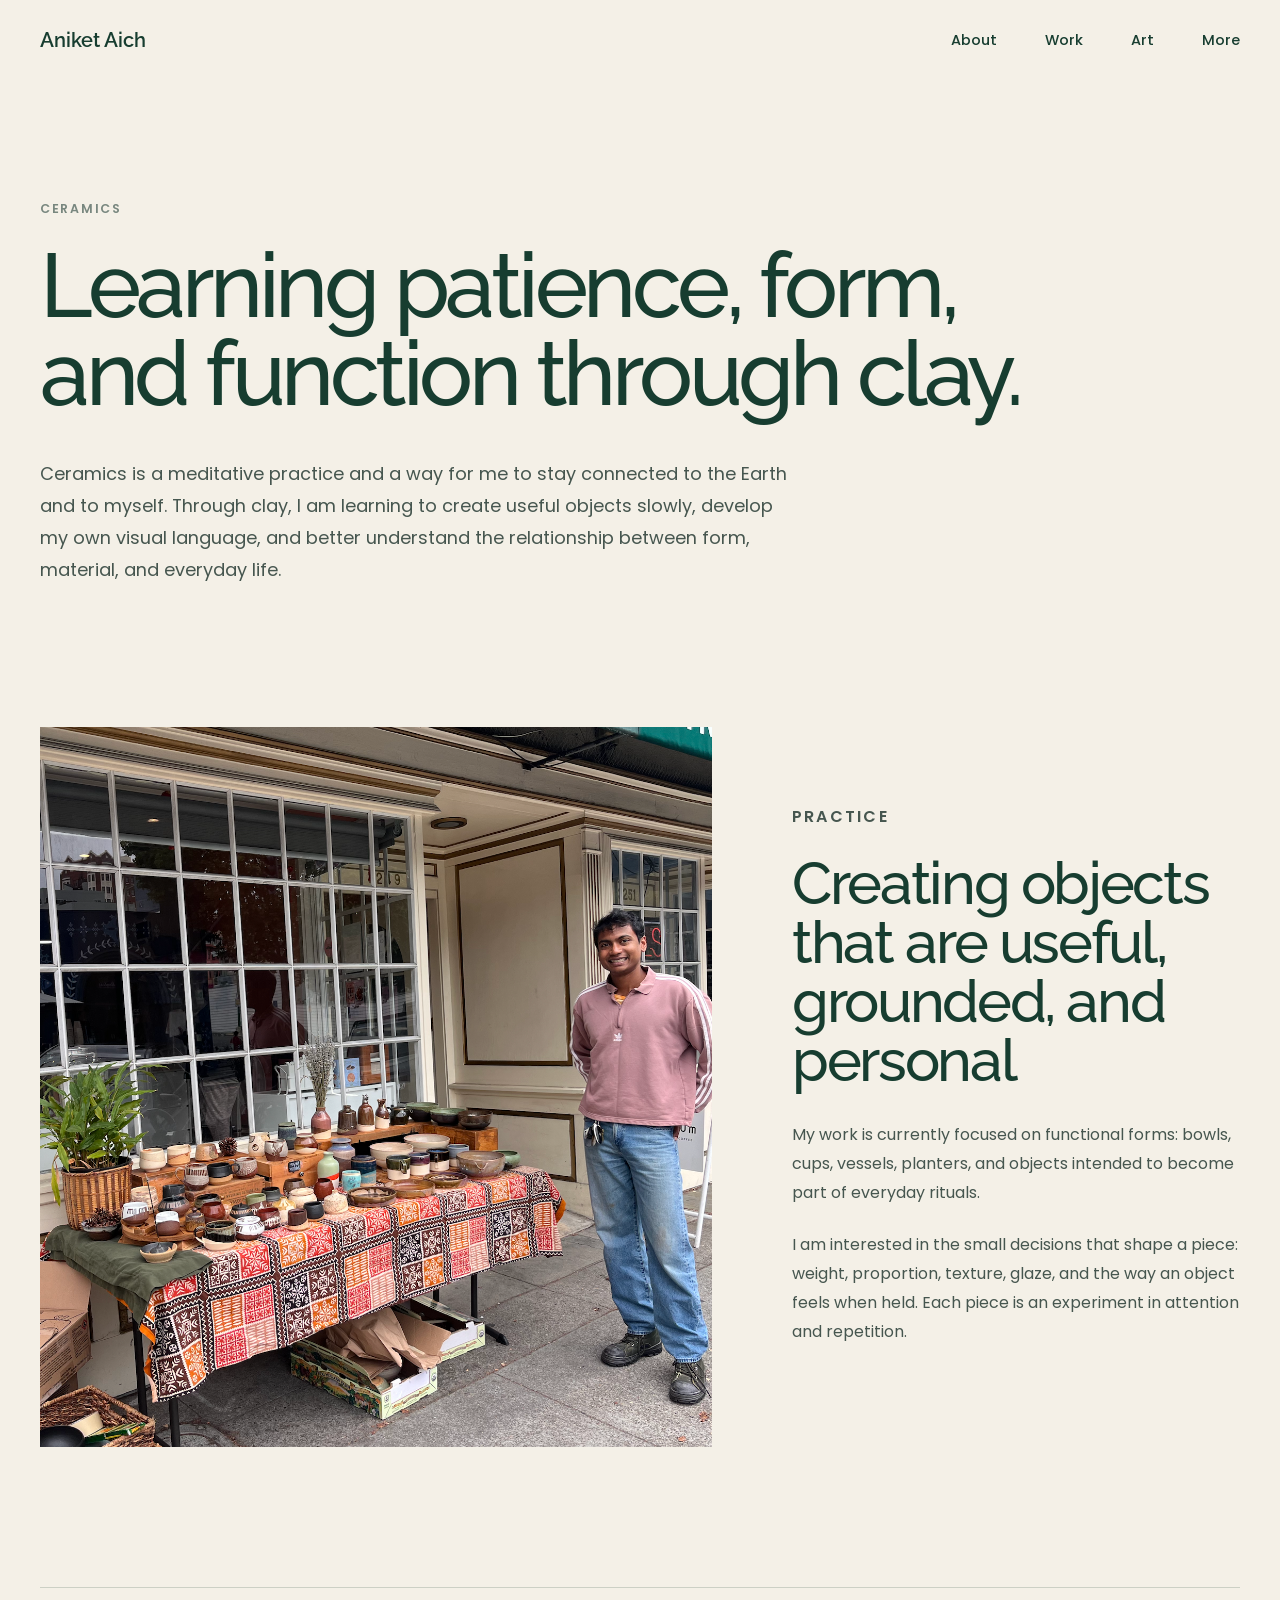
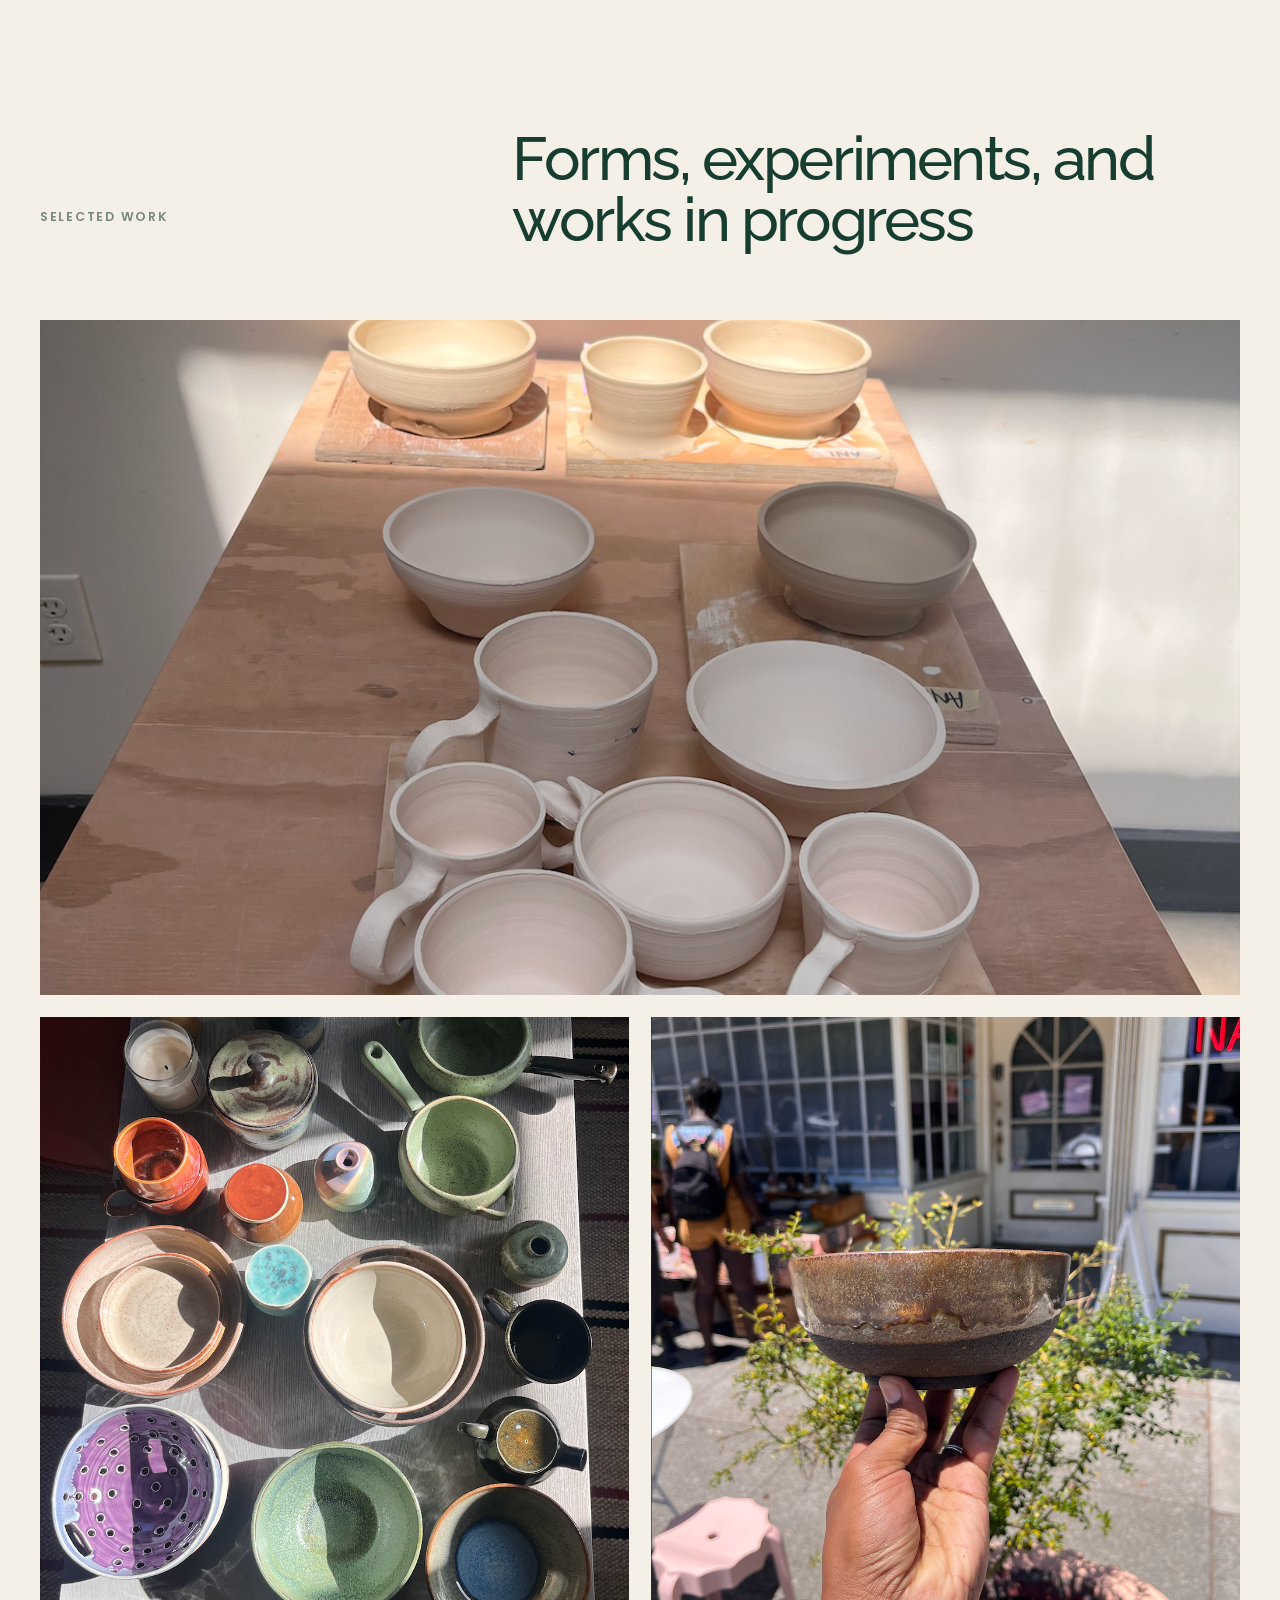
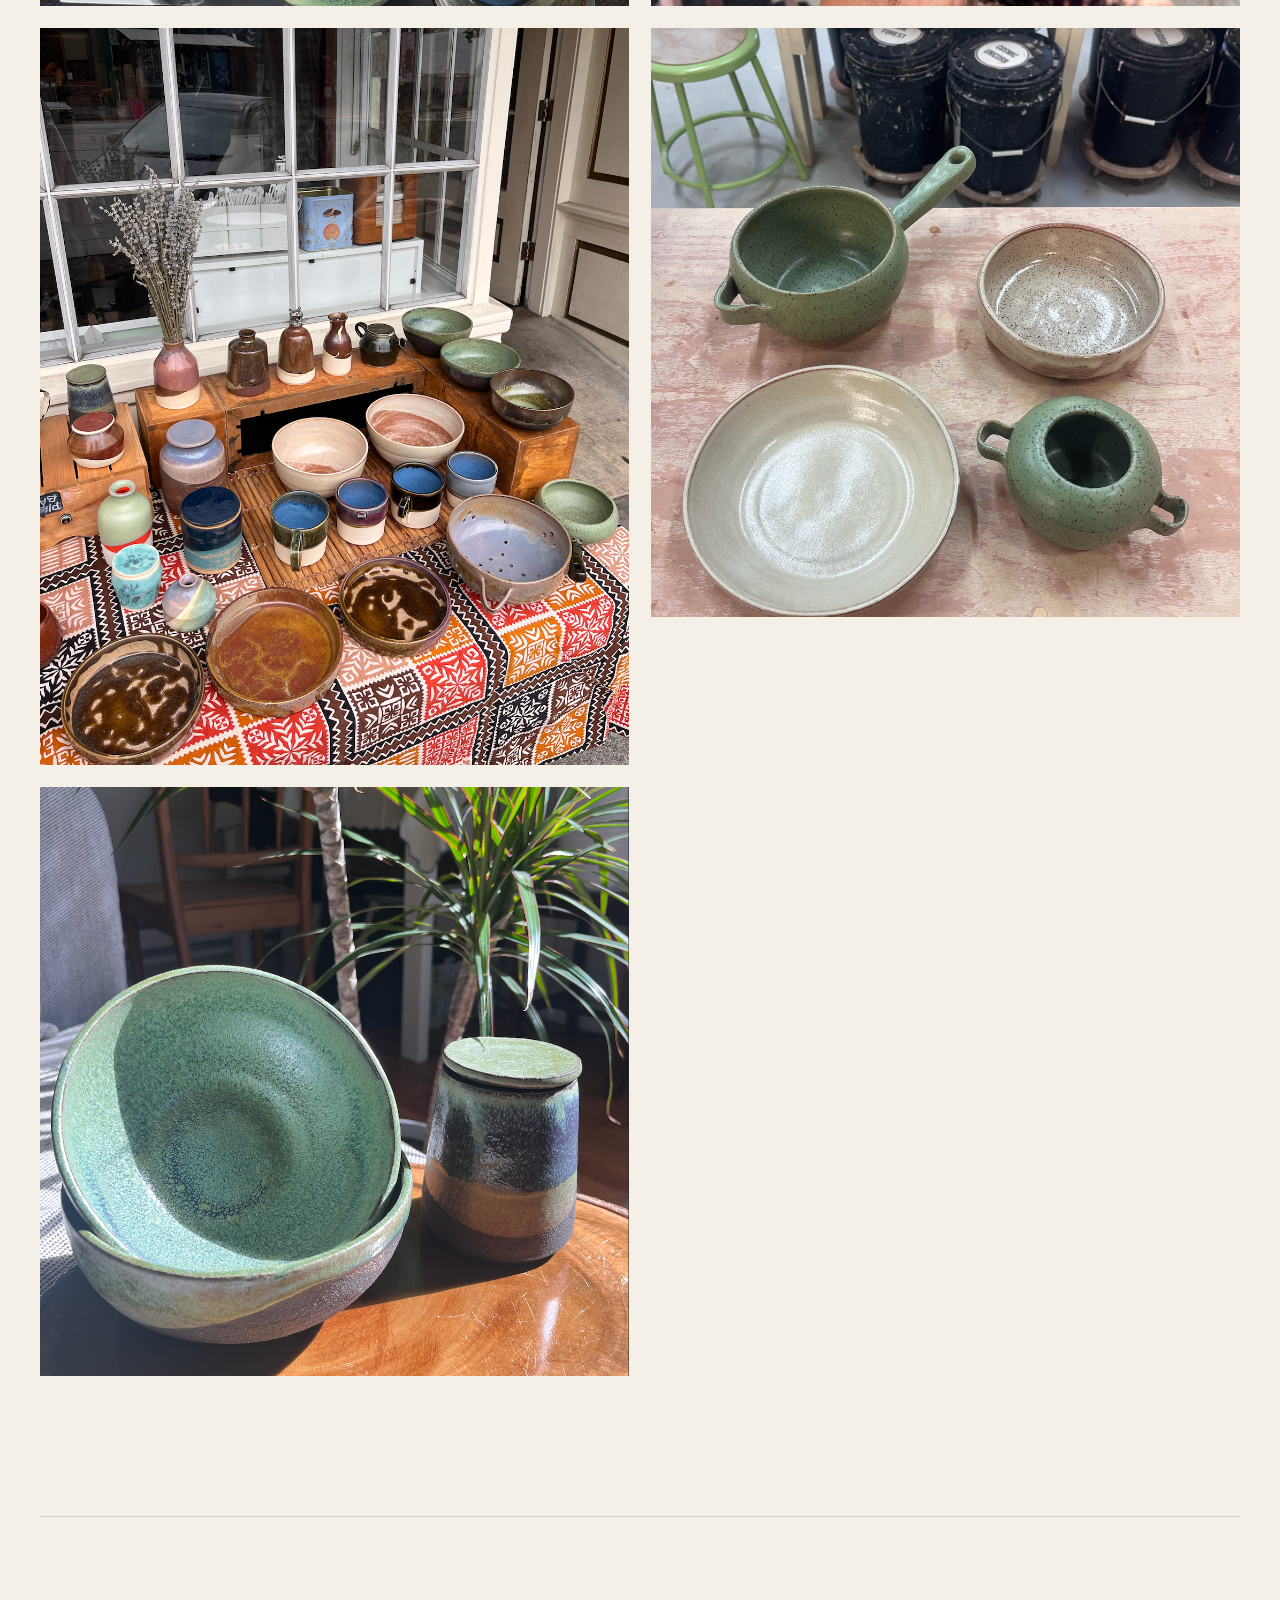
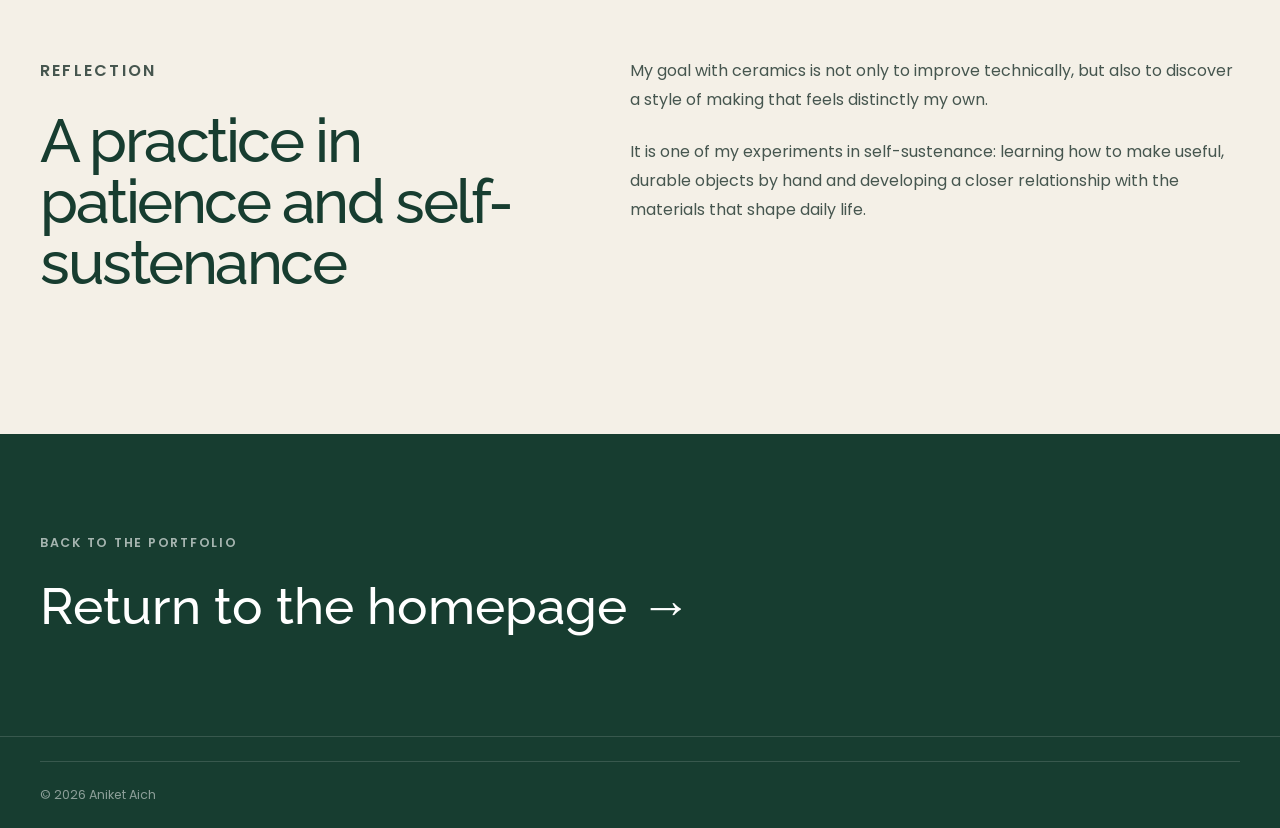
<file: ceramics.html>
<!DOCTYPE html>
<html lang="en">

<head>
  <meta charset="UTF-8">

  <meta
    name="viewport"
    content="width=device-width, initial-scale=1.0"
  >

  <meta
    name="description"
    content="Ceramics by Aniket Aich — functional forms, experiments, and reflections in clay."
  >

  <title>Ceramics | Aniket Aich</title>

  <link rel="stylesheet" href="style.css">
</head>

<body>

  <header class="ceramics-page-header">

    <nav class="ceramics-navigation">
      <a class="logo dark-logo" href="index.html">
        Aniket Aich
      </a>

      <div class="nav-links ceramics-nav-links">
        <a href="index.html#about">About</a>
        <a href="index.html#work">Work</a>
        <a href="index.html#art">Art</a>
        <a href="index.html#more">More</a>
      </div>
    </nav>

  </header>


  <main>

    <section class="ceramics-hero">

      <p class="section-label">Ceramics</p>

      <h1>
        Learning patience, form, and function through clay.
      </h1>

      <p>
        Ceramics is a meditative practice and a way for me to stay connected
        to the Earth and to myself. Through clay, I am learning to create useful
        objects slowly, develop my own visual language, and better understand
        the relationship between form, material, and everyday life.
      </p>

    </section>


    <section class="ceramics-feature">

      <div class="ceramics-feature-image">
        <img
          src="ceramics-feature.jpg"
          alt="A collection of handmade ceramics by Aniket Aich"
        >
      </div>

      <div class="ceramics-feature-copy">

        <p class="section-label">Practice</p>

        <h2>Creating objects that are useful, grounded, and personal</h2>

        <p>
          My work is currently focused on functional forms: bowls, cups,
          vessels, planters, and objects intended to become part of everyday
          rituals.
        </p>

        <p>
          I am interested in the small decisions that shape a piece: weight,
          proportion, texture, glaze, and the way an object feels when held.
          Each piece is an experiment in attention and repetition.
        </p>

      </div>

    </section>


    <section class="ceramics-gallery-section">

      <div class="ceramics-gallery-heading">

        <p class="section-label">Selected work</p>

        <h2>Forms, experiments, and works in progress</h2>

      </div>

      <div class="ceramics-gallery">

        <figure class="ceramics-gallery-item large">
          <img
            src="ceramics-gallery-1.jpg"
            alt="Handmade ceramic vessel by Aniket Aich"
          >
        </figure>

        <figure class="ceramics-gallery-item">
          <img
            src="ceramics-gallery-2.jpg"
            alt="Wheel-thrown ceramic bowl by Aniket Aich"
          >
        </figure>

        <figure class="ceramics-gallery-item">
          <img
            src="ceramics-gallery-3.jpg"
            alt="Glazed ceramic cup by Aniket Aich"
          >
        </figure>

        <figure class="ceramics-gallery-item tall">
          <img
            src="ceramics-gallery-4.jpg"
            alt="Functional ceramic form by Aniket Aich"
          >
        </figure>

        <figure class="ceramics-gallery-item">
          <img
            src="ceramics-gallery-5.jpg"
            alt="Ceramic work in progress by Aniket Aich"
          >
        </figure>

        <figure class="ceramics-gallery-item">
          <img
            src="ceramics-gallery-6.jpg"
            alt="Handmade glazed pottery by Aniket Aich"
          >
        </figure>

      </div>

    </section>


    <section class="ceramics-reflection">

      <div>

        <p class="section-label">Reflection</p>

        <h2>A practice in patience and self-sustenance</h2>

      </div>

      <div>

        <p>
          My goal with ceramics is not only to improve technically, but also to
          discover a style of making that feels distinctly my own.
        </p>

        <p>
          It is one of my experiments in self-sustenance: learning how to make
          useful, durable objects by hand and developing a closer relationship
          with the materials that shape daily life.
        </p>

      </div>

    </section>


    <section class="ceramics-contact">

      <p class="section-label">Back to the portfolio</p>

      <a href="index.html#art">
        Return to the homepage →
      </a>

    </section>

  </main>

  <footer class="site-footer ceramics-footer">
    <p>© 2026 Aniket Aich</p>
  </footer>

</body>

</html>
</file>
<file: style.css>
@import url("https://fonts.googleapis.com/css2?family=Poppins:wght@400;500;600&family=Raleway:wght@400;500;600&display=swap");

* {
  box-sizing: border-box;
}

html,
body {
  margin: 0;
  padding: 0;
}

html {
  scroll-behavior: smooth;
}

body {
  font-family: "Poppins", sans-serif;
  background: #f4f0e7;
  color: #173d30;
}

/* HERO */

.hero {
  position: relative;
  min-height: 100vh;
  background-image: url("hero.jpg");
  background-size: cover;
  background-position: center;
  background-repeat: no-repeat;
  color: white;
  overflow: hidden;
}

.hero-overlay {
  position: absolute;
  inset: 0;
  z-index: 1;
  background:
    linear-gradient(
      90deg,
      rgba(10, 31, 24, 0.12) 0%,
      rgba(10, 31, 24, 0.25) 45%,
      rgba(10, 31, 24, 0.62) 100%
    );
}

/* NAVIGATION */

.navigation {
  position: relative;
  z-index: 3;
  display: flex;
  align-items: center;
  justify-content: space-between;
  width: min(1400px, calc(100% - 80px));
  margin: 0 auto;
  padding: 28px 0;
}

.logo {
  font-family: "Raleway", sans-serif;
  font-size: 1.25rem;
  font-weight: 600;
  color: white;
  text-decoration: none;
}

.nav-links {
  display: flex;
  align-items: center;
  gap: 48px;
}

.nav-links a {
  font-size: 0.9rem;
  font-weight: 500;
  color: white;
  text-decoration: none;
  transition: opacity 0.2s ease;
}

.nav-links a:hover {
  opacity: 0.65;
}

/* HERO TEXT */

.hero-content {
  position: relative;
  z-index: 2;
  display: flex;
  justify-content: flex-end;
  align-items: center;
  min-height: calc(100vh - 90px);
  width: min(1400px, calc(100% - 80px));
  margin: 0 auto;
  padding: 20px 0 90px;
}

.hero h1 {
  width: min(640px, 48%);
  margin: 0;
  font-family: "Raleway", sans-serif;
  font-size: clamp(2.7rem, 4.4vw, 5rem);
  font-weight: 500;
  line-height: 1.08;
  letter-spacing: -0.035em;
}

/* ABOUT */

.about-section {
  display: grid;
  grid-template-columns: minmax(0, 1.05fr) minmax(0, 0.95fr);
  gap: 80px;
  align-items: center;
  width: min(1400px, calc(100% - 80px));
  margin: 0 auto;
  padding: 140px 0;
}

.about-media {
  position: relative;
  min-height: 680px;
  overflow: hidden;
  background: #d9d4c8;
}

.about-video {
  display: block;
  width: 100%;
  height: 100%;
  min-height: 680px;
  object-fit: cover;
}

.about-content {
  max-width: 600px;
}

.section-label {
  margin: 0 0 26px;
  color: #7b897f;
  font-size: 0.78rem;
  font-weight: 600;
  letter-spacing: 0.14em;
  text-transform: uppercase;
}

.about-content h2 {
  margin: 0 0 30px;
  font-family: "Raleway", sans-serif;
  font-size: clamp(3rem, 5vw, 5.6rem);
  font-weight: 500;
  line-height: 0.98;
  letter-spacing: -0.04em;
}

.about-content p {
  margin: 0 0 24px;
  color: #46564f;
  font-size: 1rem;
  line-height: 1.85;
}

.about-content .about-intro {
  color: #173d30;
  font-size: 1.18rem;
  line-height: 1.7;
}
/* WORK SECTION */

.work-section {
  display: grid;
  grid-template-columns: minmax(0, 1.15fr) minmax(340px, 0.85fr);
  gap: 80px;

  width: min(1400px, calc(100% - 80px));
  margin: 0 auto;
  padding: 140px 0;
  border-top: 1px solid rgba(23, 61, 48, 0.15);
}

.work-projects > h2,
.collaboration-panel h2 {
  margin: 0;
  font-family: "Raleway", sans-serif;
  font-size: clamp(2.8rem, 4.8vw, 5.2rem);
  font-weight: 500;
  line-height: 1;
  letter-spacing: -0.04em;
}

.project-item {
  display: grid;
  grid-template-columns: minmax(230px, 0.9fr) minmax(0, 1.1fr);
  gap: 34px;
  align-items: start;

  margin-top: 72px;
  padding-top: 34px;
  border-top: 1px solid rgba(23, 61, 48, 0.18);
}

.project-image-placeholder {
  display: flex;
  align-items: center;
  justify-content: center;

  min-height: 260px;
  padding: 30px;

  background: #d9d4c8;
  color: #64736c;
  text-align: center;
}

.project-copy {
  padding-top: 4px;
}

.project-number {
  margin: 0 0 20px;
  color: #829087;
  font-size: 0.8rem;
  font-weight: 600;
  letter-spacing: 0.12em;
}

.project-copy h3 {
  margin: 0 0 20px;
  font-family: "Raleway", sans-serif;
  font-size: clamp(1.8rem, 3vw, 3rem);
  font-weight: 500;
  line-height: 1.1;
  letter-spacing: -0.025em;
}

.project-copy p {
  margin: 0 0 24px;
  color: #46564f;
  font-size: 0.98rem;
  line-height: 1.8;
}

.project-copy a,
.text-button {
  color: #173d30;
  font-size: 0.95rem;
  font-weight: 600;
  text-decoration: none;
}

.project-copy a:hover,
.text-button:hover {
  opacity: 0.65;
}

.collaboration-panel {
  position: relative;
  align-self: start;

  min-height: 100%;
  padding: 54px;

  background: #173d30;
  color: white;
}

.collaboration-panel .section-label {
  color: #b8c8bf;
}

.collaboration-content {
  position: static;
}


.collaboration-panel h2 {
  margin-bottom: 34px;
}

.collaboration-panel p {
  margin: 0 0 24px;
  color: rgba(255, 255, 255, 0.82);
  font-size: 1rem;
  line-height: 1.8;
}

.collaboration-panel .text-button {
  display: inline-block;
  margin-top: 12px;
  color: white;
}

.collaboration-image-placeholder {
  display: flex;
  align-items: center;
  justify-content: center;

  min-height: 340px;
  margin-top: 70px;
  padding: 30px;

  background: rgba(255, 255, 255, 0.1);
  color: rgba(255, 255, 255, 0.65);
  text-align: center;
}

/* ART SECTION */

.art-section {
  display: grid;
  grid-template-columns: minmax(0, 0.8fr) minmax(0, 1.2fr);
  gap: 80px;
  align-items: center;

  width: min(1400px, calc(100% - 80px));
  margin: 0 auto;
  padding: 130px 0;

  border-top: 1px solid rgba(23, 61, 48, 0.18);
}

.art-content {
  max-width: 560px;
}

.art-content h2 {
  margin: 0 0 30px;

  font-family: "Raleway", sans-serif;
  font-size: clamp(3rem, 5vw, 5.4rem);
  font-weight: 500;
  line-height: 1;
  letter-spacing: -0.04em;
}

.art-content p {
  margin: 0 0 24px;

  color: #46564f;
  font-size: 1rem;
  line-height: 1.8;
}

.art-button {
  display: inline-block;
  margin-top: 14px;

  color: #173d30;
  font-size: 0.95rem;
  font-weight: 600;
  text-decoration: none;
}

.art-button:hover {
  opacity: 0.65;
}

.ceramics-grid {
  display: grid;
  grid-template-columns: repeat(2, 1fr);
  gap: 18px;
}

.ceramics-grid img {
  display: block;

  width: 100%;
  aspect-ratio: 1 / 1;

  object-fit: cover;
}

/* TABLET */

@media (max-width: 1000px) {
    .work-section {
    grid-template-columns: 1fr;
    gap: 64px;
    width: calc(100% - 48px);
    padding: 100px 0;
    }

        .art-section {
    grid-template-columns: 1fr;
    gap: 52px;
    width: calc(100% - 48px);
    padding: 100px 0;
  }

  .art-content {
    max-width: 760px;
  }
  

  .collaboration-panel {
    padding: 48px;
  }

  .collaboration-content {
    position: static;
  }
  .navigation,
  .hero-content {
    width: calc(100% - 48px);
  }

  .nav-links {
    gap: 26px;
  }

  .hero h1 {
    width: min(600px, 58%);
    font-size: clamp(2.5rem, 5.5vw, 4.2rem);
  }

  .about-section {
    grid-template-columns: 1fr;
    gap: 52px;
    width: calc(100% - 48px);
    padding: 100px 0;
  }

  .about-media,
  .about-video {
    min-height: 560px;
  }

  .about-content {
    max-width: 760px;
  }
}

/* MOBILE */

@media (max-width: 760px) {
    .work-section {
    width: calc(100% - 32px);
    gap: 48px;
    padding: 76px 0;
  }
  .contact-section {
  padding: 72px 16px;
}

.contact-layout {
  grid-template-columns: 1fr;
  gap: 46px;
}

.contact-copy h2 {
  font-size: clamp(2.3rem, 11vw, 3.6rem);
}

.contact-links {
  gap: 14px;
}

.contact-links a {
  font-size: 1.15rem;
  overflow-wrap: anywhere;
}

.site-footer {
  padding: 20px 16px;
}
  .art-section {
    width: calc(100% - 32px);
    gap: 38px;
    padding: 72px 0;
  }

  .ceramics-grid {
    gap: 10px;
  }

  .art-content h2 {
    font-size: clamp(2.8rem, 12vw, 4rem);
  }
  
  .project-item {
    grid-template-columns: 1fr;
    gap: 26px;
    margin-top: 54px;
  }

  .project-image-placeholder {
    min-height: 230px;
  }

  .collaboration-panel {
    padding: 34px 24px;
  }

  .collaboration-image-placeholder {
    min-height: 260px;
    margin-top: 48px;
  }
  .hero {
    background-position: center;
  }

  .navigation {
    width: calc(100% - 32px);
    padding: 20px 0;
  }

  .nav-links {
    gap: 16px;
  }

  .nav-links a {
    font-size: 0.76rem;
  }

  .hero-content {
    align-items: flex-end;
    justify-content: flex-start;
    width: calc(100% - 32px);
    min-height: calc(100vh - 75px);
    padding: 30px 0 60px;
  }

  .hero h1 {
    width: 100%;
    max-width: 520px;
    font-size: clamp(2.2rem, 9vw, 3.6rem);
  }

  .hero-overlay {
    background:
      linear-gradient(
        180deg,
        rgba(10, 31, 24, 0.12) 0%,
        rgba(10, 31, 24, 0.25) 45%,
        rgba(10, 31, 24, 0.72) 100%
      );
  }

  .about-section {
    width: calc(100% - 32px);
    gap: 40px;
    padding: 76px 0;
  }

  .about-media,
  .about-video {
    min-height: 440px;
  }

  .about-content h2 {
    font-size: clamp(2.8rem, 13vw, 4.2rem);
  }

  .about-content p {
    font-size: 0.96rem;
    line-height: 1.75;
  }

  .about-content .about-intro {
    font-size: 1.08rem;
  }
}
/* ABOUT SECTION */

.about-section {
  display: grid;
  grid-template-columns: 1fr 1fr;
  gap: 80px;
  align-items: center;
  width: min(1400px, calc(100% - 80px));
  margin: 0 auto;
  padding: 130px 0;
}

.about-media {
  width: 100%;
  min-height: 650px;
  overflow: hidden;
  background: #d9d4c8;
}

.about-video {
  display: block;
  width: 100%;
  height: 650px;
  object-fit: cover;
}

.about-content {
  max-width: 600px;
}

.section-label {
  margin: 0 0 24px;
  color: #78877f;
  font-size: 0.78rem;
  font-weight: 600;
  letter-spacing: 0.14em;
  text-transform: uppercase;
}

.about-content h2 {
  margin: 0 0 30px;
  font-family: "Raleway", sans-serif;
  font-size: clamp(3rem, 5vw, 5.5rem);
  font-weight: 500;
  line-height: 1;
  letter-spacing: -0.04em;
}

.about-content p {
  margin: 0 0 24px;
  color: #46564f;
  font-size: 1rem;
  line-height: 1.8;
}

.about-content .about-intro {
  color: #173d30;
  font-size: 1.18rem;
  line-height: 1.7;
}


/* WORK SECTION */

.work-section {
  display: grid;
  grid-template-columns: minmax(0, 1.15fr) minmax(360px, 0.85fr);
  gap: 70px;
  align-items: start;
  width: min(1400px, calc(100% - 80px));
  margin: 0 auto;
  padding: 130px 0;
  border-top: 1px solid rgba(23, 61, 48, 0.18);
}

.work-projects {
  min-width: 0;
}

.work-projects > h2,
.collaboration-panel h2 {
  margin: 0;
  font-family: "Raleway", sans-serif;
  font-size: clamp(2.8rem, 4.5vw, 5rem);
  font-weight: 500;
  line-height: 1;
  letter-spacing: -0.04em;
}

.project-item {
  display: grid;
  grid-template-columns: minmax(220px, 42%) minmax(0, 58%);
  gap: 32px;
  align-items: start;
  margin-top: 64px;
  padding-top: 32px;
  border-top: 1px solid rgba(23, 61, 48, 0.18);
}

.project-image-placeholder {
  display: flex;
  align-items: center;
  justify-content: center;
  min-height: 250px;
  padding: 30px;
  background: #d9d4c8;
  color: #67756e;
  text-align: center;
}

.project-number {
  margin: 0 0 18px;
  color: #819087;
  font-size: 0.78rem;
  font-weight: 600;
  letter-spacing: 0.12em;
}

.project-copy h3 {
  margin: 0 0 18px;
  font-family: "Raleway", sans-serif;
  font-size: clamp(1.8rem, 2.6vw, 2.8rem);
  font-weight: 500;
  line-height: 1.1;
  letter-spacing: -0.025em;
}

.project-copy p {
  margin: 0 0 22px;
  color: #46564f;
  font-size: 0.96rem;
  line-height: 1.75;
}

.project-copy a,
.text-button {
  color: #173d30;
  font-size: 0.92rem;
  font-weight: 600;
  text-decoration: none;
}

.project-copy a:hover,
.text-button:hover {
  opacity: 0.65;
}


/* COLLABORATION SIDE */

.collaboration-panel {
  padding: 52px;
  background: #173d30;
  color: white;
}

.collaboration-panel .section-label {
  color: #b9c9c0;
}

.collaboration-panel h2 {
  margin-bottom: 34px;
}

.collaboration-panel p {
  margin: 0 0 24px;
  color: rgba(255, 255, 255, 0.82);
  font-size: 1rem;
  line-height: 1.8;
}

.collaboration-panel .text-button {
  display: inline-block;
  margin-top: 10px;
  color: white;
}

.collaboration-image-placeholder {
  display: flex;
  align-items: center;
  justify-content: center;
  min-height: 320px;
  margin-top: 60px;
  padding: 30px;
  background: rgba(255, 255, 255, 0.1);
  color: rgba(255, 255, 255, 0.65);
  text-align: center;
}

/* MORE SECTION */

.more-section {
  display: grid;
  grid-template-columns: minmax(0, 1.2fr) minmax(360px, 0.8fr);
  gap: 80px;
  align-items: start;

  width: min(1400px, calc(100% - 80px));
  margin: 0 auto;
  padding: 130px 0;

  border-top: 1px solid rgba(23, 61, 48, 0.18);
}

.side-quests-content > h2,
.resume-panel h2 {
  margin: 0;

  font-family: "Raleway", sans-serif;
  font-size: clamp(2.8rem, 4.5vw, 5rem);
  font-weight: 500;
  line-height: 1;
  letter-spacing: -0.04em;
}

.side-quests-grid {
  display: grid;
  grid-template-columns: repeat(2, minmax(0, 1fr));
  gap: 20px;
  margin-top: 56px;
}

/* SIDE QUEST CARDS */

.side-quest-card {
  position: relative;
  display: block;
  aspect-ratio: 1 / 1;
  overflow: hidden;
  background: #173d30;
  color: white;
  text-decoration: none;
}

.side-quest-card > img {
  display: block;
  width: 100%;
  height: 100%;
  object-fit: cover;
  transition: transform 0.5s ease;
}

.side-quest-card::after {
  content: "";
  position: absolute;
  inset: 0;
  z-index: 1;

  background:
    linear-gradient(
      180deg,
      rgba(8, 27, 20, 0.05) 20%,
      rgba(8, 27, 20, 0.28) 55%,
      rgba(8, 27, 20, 0.88) 100%
    );
}

.side-quest-card:hover > img {
  transform: scale(1.035);
}

.side-quest-overlay {
  position: absolute;
  right: 0;
  bottom: 0;
  left: 0;
  z-index: 2;
  padding: 28px;
}

.side-quest-overlay p {
  margin: 0 0 10px;
  color: rgba(255, 255, 255, 0.72);
  font-size: 0.7rem;
  font-weight: 600;
  letter-spacing: 0.12em;
  text-transform: uppercase;
}

.side-quest-overlay h3 {
  margin: 0 0 18px;
  color: white;
  font-family: "Raleway", sans-serif;
  font-size: clamp(1.3rem, 2vw, 1.8rem);
  font-weight: 500;
  line-height: 1.15;
}

.side-quest-overlay span {
  color: white;
  font-size: 0.84rem;
  font-weight: 600;
}

/* ECOFARM PLAY BUTTON */



/* RESUME PANEL */

.resume-panel {
  align-self: start;
  padding: 52px;
  background: #d8b36a;
  color: #173d30;
}

.resume-panel .section-label {
  color: rgba(23, 61, 48, 0.66);
}

.resume-panel h2 {
  margin-bottom: 34px;
}

.resume-panel p {
  margin: 0 0 24px;
  font-size: 1rem;
  line-height: 1.8;
}

.resume-buttons {
  display: flex;
  flex-wrap: wrap;
  gap: 12px;
  margin-top: 38px;
}

.resume-button {
  display: inline-block;
  padding: 13px 22px;
  border: 1px solid #173d30;
  border-radius: 999px;

  font-size: 0.9rem;
  font-weight: 600;
  text-decoration: none;
}

.primary-resume-button {
  background: #173d30;
  color: white;
}

.secondary-resume-button {
  color: #173d30;
}

/* ABOUT + WORK TABLET */

@media (max-width: 1000px) {
  .about-section {
    grid-template-columns: 1fr;
    gap: 50px;
    width: calc(100% - 48px);
    padding: 100px 0;
  }
.more-section {
    grid-template-columns: 1fr;
    gap: 60px;
    width: calc(100% - 48px);
    padding: 100px 0;
  }
  .about-media,
  .about-video {
    min-height: 540px;
    height: 540px;
  }

  .work-section {
    grid-template-columns: 1fr;
    gap: 60px;
    width: calc(100% - 48px);
    padding: 100px 0;
  }
}


/* ABOUT + WORK MOBILE */

@media (max-width: 760px) {
  .about-section {
    width: calc(100% - 32px);
    gap: 38px;
    padding: 72px 0;
  }
  .side-quest-overlay {
    padding: 18px;
  }

  .side-quest-overlay h3 {
    margin-bottom: 12px;
    font-size: 1.1rem;
  }

  .side-quest-overlay p {
    font-size: 0.62rem;
  }

  .side-quest-overlay span {
    font-size: 0.76rem;
  }

  .play-button {
    top: 14px;
    right: 14px;
    width: 42px;
    height: 42px;
  }
  .more-section {
    width: calc(100% - 32px);
    gap: 44px;
    padding: 72px 0;
  }

  .side-quests-grid {
    gap: 10px;
    margin-top: 42px;
  }

  .side-quest-card-copy {
    padding: 18px;
  }

  .side-quest-card h3 {
    font-size: 1.15rem;
  }

  .resume-panel {
    padding: 36px 24px;
  }

  .resume-buttons {
    flex-direction: column;
    align-items: flex-start;
  }
  
  .about-media,
  .about-video {
    min-height: 430px;
    height: 430px;
  }

  .about-content h2 {
    font-size: clamp(2.8rem, 12vw, 4rem);
  }

  .work-section {
    width: calc(100% - 32px);
    gap: 44px;
    padding: 72px 0;
  }

  .project-item {
    grid-template-columns: 1fr;
    gap: 24px;
    margin-top: 50px;
  }

  .project-image-placeholder {
    min-height: 230px;
  }

  .collaboration-panel {
    padding: 34px 24px;
  }

  .collaboration-image-placeholder {
    min-height: 250px;
    margin-top: 44px;
  }
}
/* PROJECT IMAGES */

.project-image {
  width: 100%;
  min-height: 250px;
  overflow: hidden;
  background: #d9d4c8;
}

.project-image img {
  display: block;
  width: 100%;
  height: 250px;
  object-fit: cover;
}

.project-item:hover .project-image img {
  transform: none;
}

/* COLLABORATION IMAGE */

.collaboration-image {
  width: 100%;
  height: 320px;
  margin-top: 60px;
  overflow: hidden;
  background: rgba(255, 255, 255, 0.1);
}

.collaboration-image img {
  display: block;
  width: 100%;
  height: 100%;
  object-fit: cover;
}

/* MOBILE IMAGE SIZES */

@media (max-width: 760px) {
  .project-image,
  .project-image img {
    min-height: 230px;
    height: 230px;
  }

  .collaboration-image {
    height: 260px;
    margin-top: 44px;
  }
}
/* MORE SECTION */

.more-section {
  display: grid;
  grid-template-columns: minmax(0, 1.15fr) minmax(380px, 0.85fr);
  gap: 72px;
  align-items: start;

  width: min(1400px, calc(100% - 80px));
  margin: 0 auto;
  padding: 130px 0;

  border-top: 1px solid rgba(23, 61, 48, 0.18);
}

.side-quests-content {
  min-width: 0;
}

.side-quests-content > h2,
.resume-panel h2 {
  margin: 0;

  font-family: "Raleway", sans-serif;
  font-size: clamp(2.8rem, 4.5vw, 5rem);
  font-weight: 500;
  line-height: 1;
  letter-spacing: -0.04em;
}


/* FOUR-SQUARE GRID */

.side-quests-grid {
  display: grid;
  grid-template-columns: repeat(2, minmax(0, 1fr));
  gap: 18px;
  width: 100%;
  margin-top: 54px;
}

.side-quest-card {
  position: relative;
  display: block;
  width: 100%;
  aspect-ratio: 1 / 1;

  overflow: hidden;
  background: #173d30;
  color: white;
  text-decoration: none;
}

.side-quest-card > img {
  display: block;
  width: 100%;
  height: 100%;
  object-fit: cover;
}

.side-quest-card::after {
  content: "";
  position: absolute;
  inset: 0;
  z-index: 1;

  background: linear-gradient(
    180deg,
    rgba(8, 27, 20, 0.04) 20%,
    rgba(8, 27, 20, 0.25) 55%,
    rgba(8, 27, 20, 0.9) 100%
  );
}

.side-quest-overlay {
  position: absolute;
  right: 0;
  bottom: 0;
  left: 0;
  z-index: 2;

  padding: 26px;
}

.side-quest-overlay h3 {
  margin: 0 0 12px;

  color: white;
  font-family: "Raleway", sans-serif;
  font-size: clamp(1.25rem, 1.8vw, 1.75rem);
  font-weight: 500;
  line-height: 1.16;
}

.side-quest-overlay span {
  color: white;
  font-size: 0.84rem;
  font-weight: 600;
}


/* ECOFARM PLAY BUTTON — ONLY INSIDE ECOFARM CARD */

.ecofarm-play-button {
  position: absolute;
  top: 20px;
  right: 20px;
  z-index: 3;

  display: flex;
  align-items: center;
  justify-content: center;

  width: 52px;
  height: 52px;

  border-radius: 50%;
  background: rgba(255, 255, 255, 0.92);
  color: #173d30;

  font-size: 1rem;
}


/* RESUME PANEL */

.resume-panel {
  align-self: start;
  min-width: 0;
  padding: 52px;

  background: #d8b36a;
  color: #173d30;
}

.resume-panel .section-label {
  color: rgba(23, 61, 48, 0.65);
}

.resume-panel h2 {
  margin-bottom: 34px;
}

.resume-panel p {
  margin: 0 0 24px;
  font-size: 1rem;
  line-height: 1.8;
}

.resume-buttons {
  display: flex;
  flex-wrap: wrap;
  gap: 12px;
  margin-top: 36px;
}

.resume-button {
  display: inline-block;
  padding: 13px 21px;

  border: 1px solid #173d30;
  border-radius: 999px;

  font-size: 0.88rem;
  font-weight: 600;
  text-decoration: none;
}

.primary-resume-button {
  background: #173d30;
  color: white;
}

.secondary-resume-button {
  color: #173d30;
}


/* MORE SECTION — TABLET */

@media (max-width: 1000px) {
  .more-section {
    grid-template-columns: 1fr;
    gap: 60px;

    width: calc(100% - 48px);
    padding: 100px 0;
  }

  .resume-panel {
    width: 100%;
  }
}


/* MORE SECTION — MOBILE */

@media (max-width: 760px) {
  .more-section {
    width: calc(100% - 32px);
    gap: 44px;
    padding: 72px 0;
  }

  .side-quests-grid {
    gap: 10px;
    margin-top: 40px;
  }

  .side-quest-overlay {
    padding: 16px;
  }

  .side-quest-overlay h3 {
    margin-bottom: 8px;
    font-size: 1rem;
  }

  .side-quest-overlay span {
    font-size: 0.72rem;
  }

  .ecofarm-play-button {
    top: 12px;
    right: 12px;
    width: 40px;
    height: 40px;
    font-size: 0.8rem;
  }

  .resume-panel {
    padding: 36px 24px;
  }
}
/* CONTACT SECTION */

.contact-section {
  width: 100%;
  padding: 110px max(40px, calc((100% - 1400px) / 2));
  background: #173d30;
  color: white;
}

.contact-section .section-label {
  color: rgba(255, 255, 255, 0.62);
}

.contact-layout {
  display: grid;
  grid-template-columns: minmax(0, 1.1fr) minmax(260px, 0.9fr);
  gap: 90px;
  align-items: end;
}

.contact-copy {
  max-width: 760px;
}

.contact-copy h2 {
  margin: 0 0 26px;
  font-family: "Raleway", sans-serif;
  font-size: clamp(2.4rem, 4.2vw, 4.6rem);
  font-weight: 500;
  line-height: 1.05;
  letter-spacing: -0.035em;
}

.contact-copy p {
  max-width: 680px;
  margin: 0;
  color: rgba(255, 255, 255, 0.78);
  font-size: 1rem;
  line-height: 1.8;
}

.contact-links {
  display: flex;
  flex-direction: column;
  align-items: flex-start;
  gap: 18px;
}

.contact-links a {
  color: white;
  font-family: "Raleway", sans-serif;
  font-size: clamp(1.2rem, 2vw, 1.7rem);
  font-weight: 500;
  text-decoration: none;
  border-bottom: 1px solid rgba(255, 255, 255, 0.35);
  transition:
    border-color 0.2s ease,
    opacity 0.2s ease;
}

.contact-links a:hover {
  opacity: 0.7;
  border-color: white;
}

/* FOOTER */

.site-footer {
  padding: 24px max(40px, calc((100% - 1400px) / 2));
  background: #173d30;
  color: rgba(255, 255, 255, 0.5);
}

.site-footer p {
  margin: 0;
  padding-top: 24px;
  border-top: 1px solid rgba(255, 255, 255, 0.14);
  font-size: 0.78rem;
}
/* CERAMICS PAGE */

.ceramics-page-header {
  background: #f4f0e7;
}

.ceramics-navigation {
  display: flex;
  align-items: center;
  justify-content: space-between;

  width: min(1400px, calc(100% - 80px));
  margin: 0 auto;
  padding: 28px 0;
}

.dark-logo,
.ceramics-nav-links a {
  color: #173d30;
}

.ceramics-hero {
  width: min(1400px, calc(100% - 80px));
  margin: 0 auto;
  padding: 120px 0 140px;
}

.ceramics-hero h1 {
  max-width: 1000px;
  margin: 0 0 40px;

  font-family: "Raleway", sans-serif;
  font-size: clamp(3.5rem, 7vw, 7.5rem);
  font-weight: 500;
  line-height: 0.98;
  letter-spacing: -0.05em;
}

.ceramics-hero > p:last-child {
  max-width: 760px;
  margin: 0;

  color: #46564f;
  font-size: 1.12rem;
  line-height: 1.8;
}


/* FEATURE */

.ceramics-feature {
  display: grid;
  grid-template-columns: minmax(0, 1.2fr) minmax(0, 0.8fr);
  gap: 80px;
  align-items: center;

  width: min(1400px, calc(100% - 80px));
  margin: 0 auto;
  padding: 0 0 140px;
}

.ceramics-feature-image {
  min-height: 720px;
  overflow: hidden;
  background: #d9d4c8;
}

.ceramics-feature-image img {
  display: block;
  width: 100%;
  height: 720px;
  object-fit: cover;
}

.ceramics-feature-copy h2 {
  margin: 0 0 30px;

  font-family: "Raleway", sans-serif;
  font-size: clamp(2.8rem, 4.6vw, 5rem);
  font-weight: 500;
  line-height: 1;
  letter-spacing: -0.04em;
}

.ceramics-feature-copy p {
  margin: 0 0 24px;
  color: #46564f;
  font-size: 1rem;
  line-height: 1.8;
}


/* GALLERY */

.ceramics-gallery-section {
  width: min(1400px, calc(100% - 80px));
  margin: 0 auto;
  padding: 140px 0;
  border-top: 1px solid rgba(23, 61, 48, 0.18);
}

.ceramics-gallery-heading {
  display: grid;
  grid-template-columns: 0.7fr 1.3fr;
  gap: 80px;
  align-items: end;
  margin-bottom: 70px;
}

.ceramics-gallery-heading h2 {
  margin: 0;

  font-family: "Raleway", sans-serif;
  font-size: clamp(2.8rem, 4.8vw, 5.2rem);
  font-weight: 500;
  line-height: 1;
  letter-spacing: -0.04em;
}

.ceramics-gallery {
  display: grid;
  grid-template-columns: repeat(2, minmax(0, 1fr));
  gap: 22px;
}

.ceramics-gallery-item {
  margin: 0;
  aspect-ratio: 1 / 1;
  overflow: hidden;
  background: #d9d4c8;
}

.ceramics-gallery-item.large {
  grid-column: span 2;
  aspect-ratio: 16 / 9;
}

.ceramics-gallery-item.tall {
  aspect-ratio: 4 / 5;
}

.ceramics-gallery-item img {
  display: block;
  width: 100%;
  height: 100%;
  object-fit: cover;
}


/* REFLECTION */

.ceramics-reflection {
  display: grid;
  grid-template-columns: 0.9fr 1.1fr;
  gap: 90px;

  width: min(1400px, calc(100% - 80px));
  margin: 0 auto;
  padding: 140px 0;

  border-top: 1px solid rgba(23, 61, 48, 0.18);
}

.ceramics-reflection h2 {
  margin: 0;

  font-family: "Raleway", sans-serif;
  font-size: clamp(2.8rem, 4.8vw, 5rem);
  font-weight: 500;
  line-height: 1;
  letter-spacing: -0.04em;
}

.ceramics-reflection p {
  max-width: 650px;
  margin: 0 0 24px;

  color: #46564f;
  font-size: 1rem;
  line-height: 1.8;
}


/* RETURN LINK */

.ceramics-contact {
  padding: 100px max(40px, calc((100% - 1400px) / 2));
  background: #173d30;
  color: white;
}

.ceramics-contact .section-label {
  color: rgba(255, 255, 255, 0.62);
}

.ceramics-contact a {
  color: white;
  font-family: "Raleway", sans-serif;
  font-size: clamp(2rem, 4vw, 4rem);
  font-weight: 500;
  text-decoration: none;
}

.ceramics-footer {
  border-top: 1px solid rgba(255, 255, 255, 0.14);
}


/* CERAMICS TABLET */

@media (max-width: 1000px) {
  .ceramics-navigation,
  .ceramics-hero,
  .ceramics-feature,
  .ceramics-gallery-section,
  .ceramics-reflection {
    width: calc(100% - 48px);
  }

  .ceramics-feature {
    grid-template-columns: 1fr;
    gap: 52px;
  }

  .ceramics-feature-image,
  .ceramics-feature-image img {
    min-height: 580px;
    height: 580px;
  }

  .ceramics-gallery-heading,
  .ceramics-reflection {
    grid-template-columns: 1fr;
    gap: 44px;
  }
}


/* CERAMICS MOBILE */

@media (max-width: 760px) {
  .ceramics-navigation {
    width: calc(100% - 32px);
    padding: 20px 0;
  }

  .ceramics-nav-links {
    gap: 14px;
  }

  .ceramics-nav-links a {
    font-size: 0.74rem;
  }

  .ceramics-hero,
  .ceramics-feature,
  .ceramics-gallery-section,
  .ceramics-reflection {
    width: calc(100% - 32px);
  }

  .ceramics-hero {
    padding: 80px 0 90px;
  }

  .ceramics-hero h1 {
    font-size: clamp(3rem, 14vw, 5rem);
  }

  .ceramics-feature {
    padding-bottom: 90px;
  }

  .ceramics-feature-image,
  .ceramics-feature-image img {
    min-height: 440px;
    height: 440px;
  }

  .ceramics-gallery-section {
    padding: 90px 0;
  }

  .ceramics-gallery {
    gap: 10px;
  }

  .ceramics-gallery-item.large {
    grid-column: span 2;
  }

  .ceramics-reflection {
    padding: 90px 0;
  }

  .ceramics-contact {
    padding: 72px 16px;
  }
}
</file>
